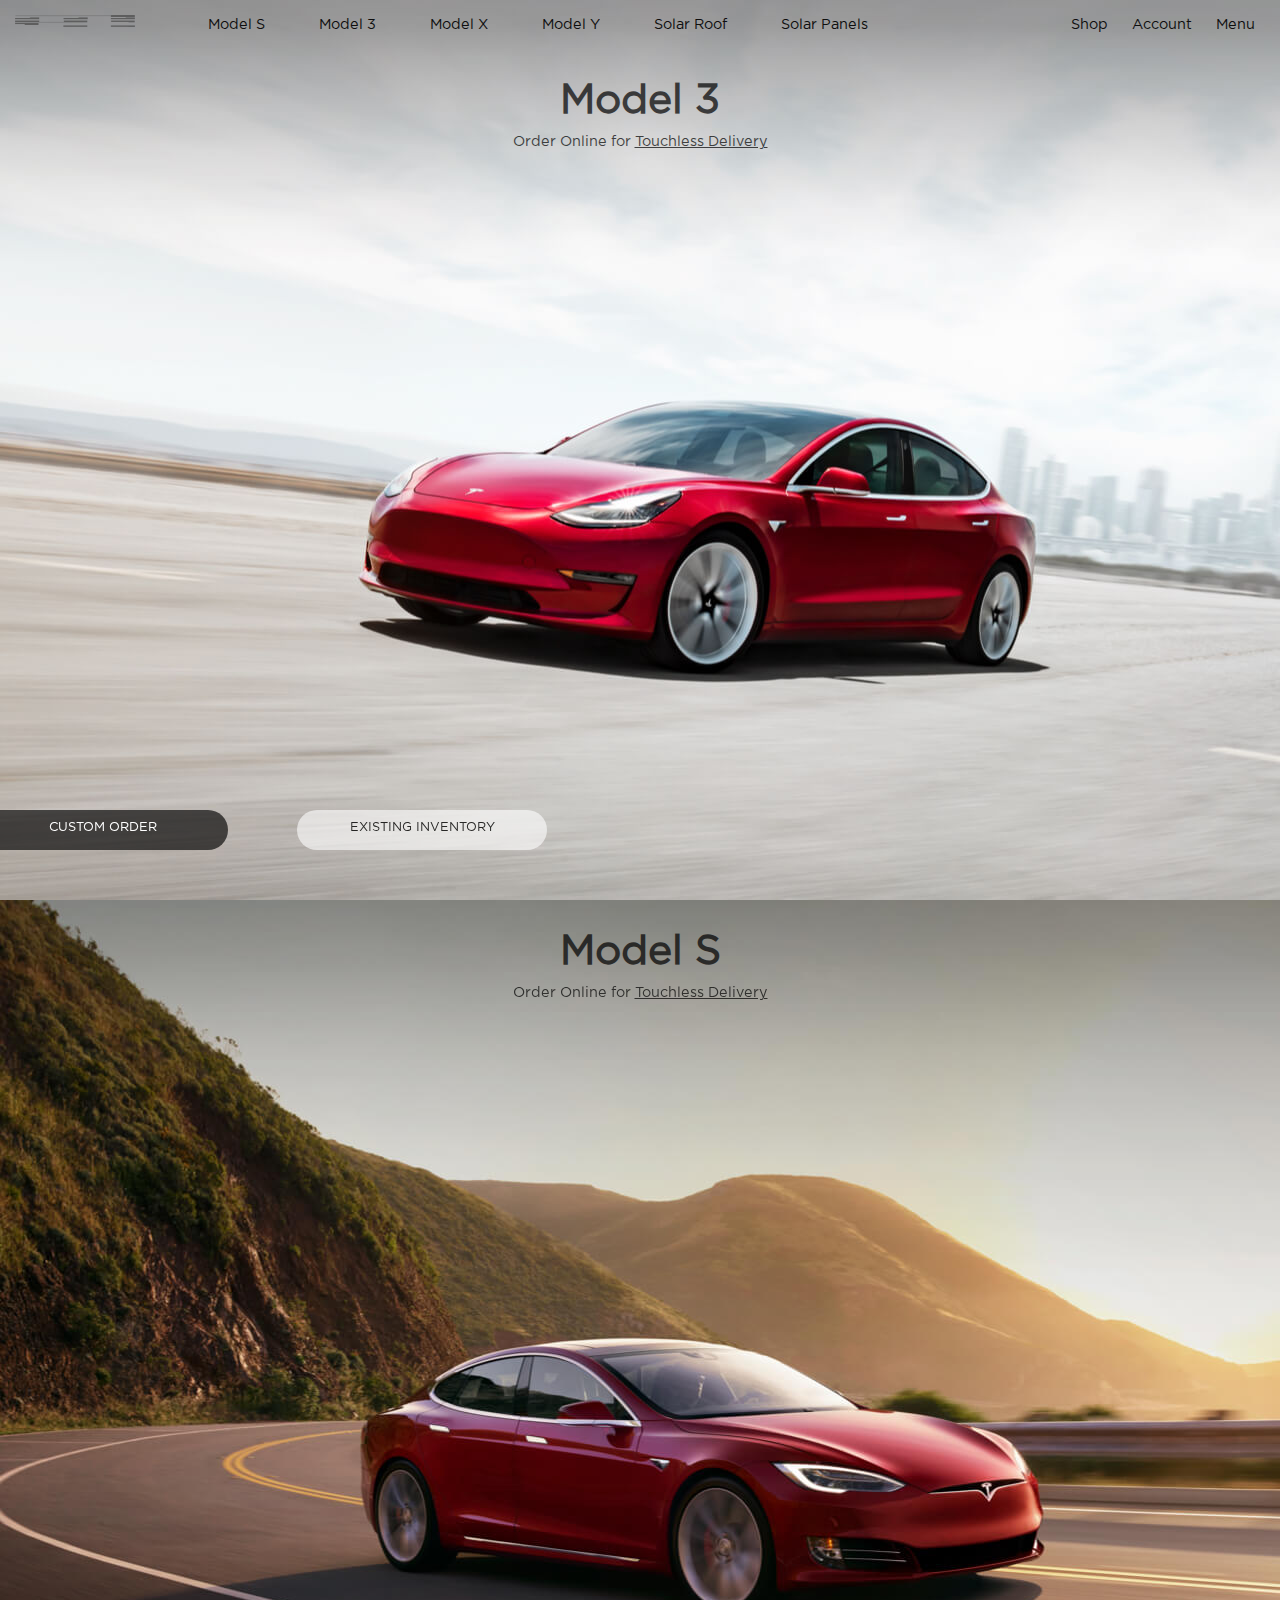
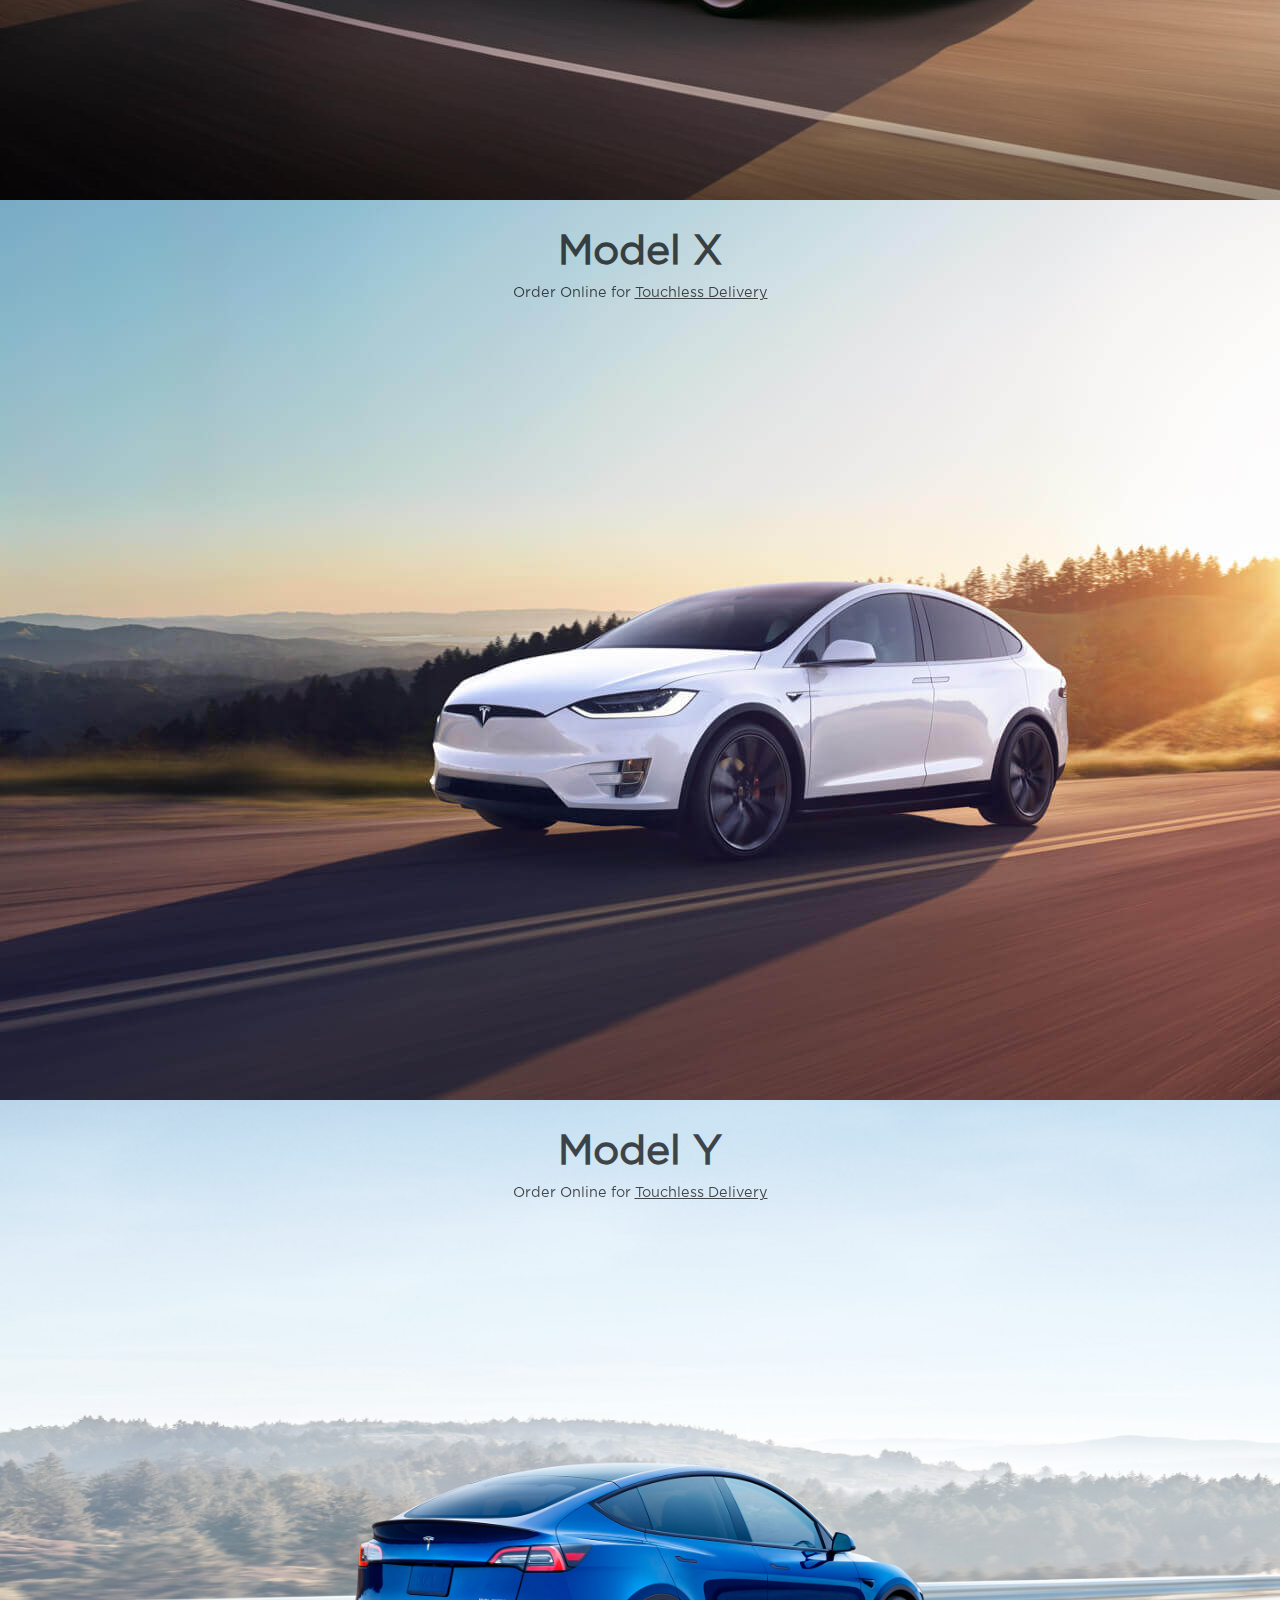
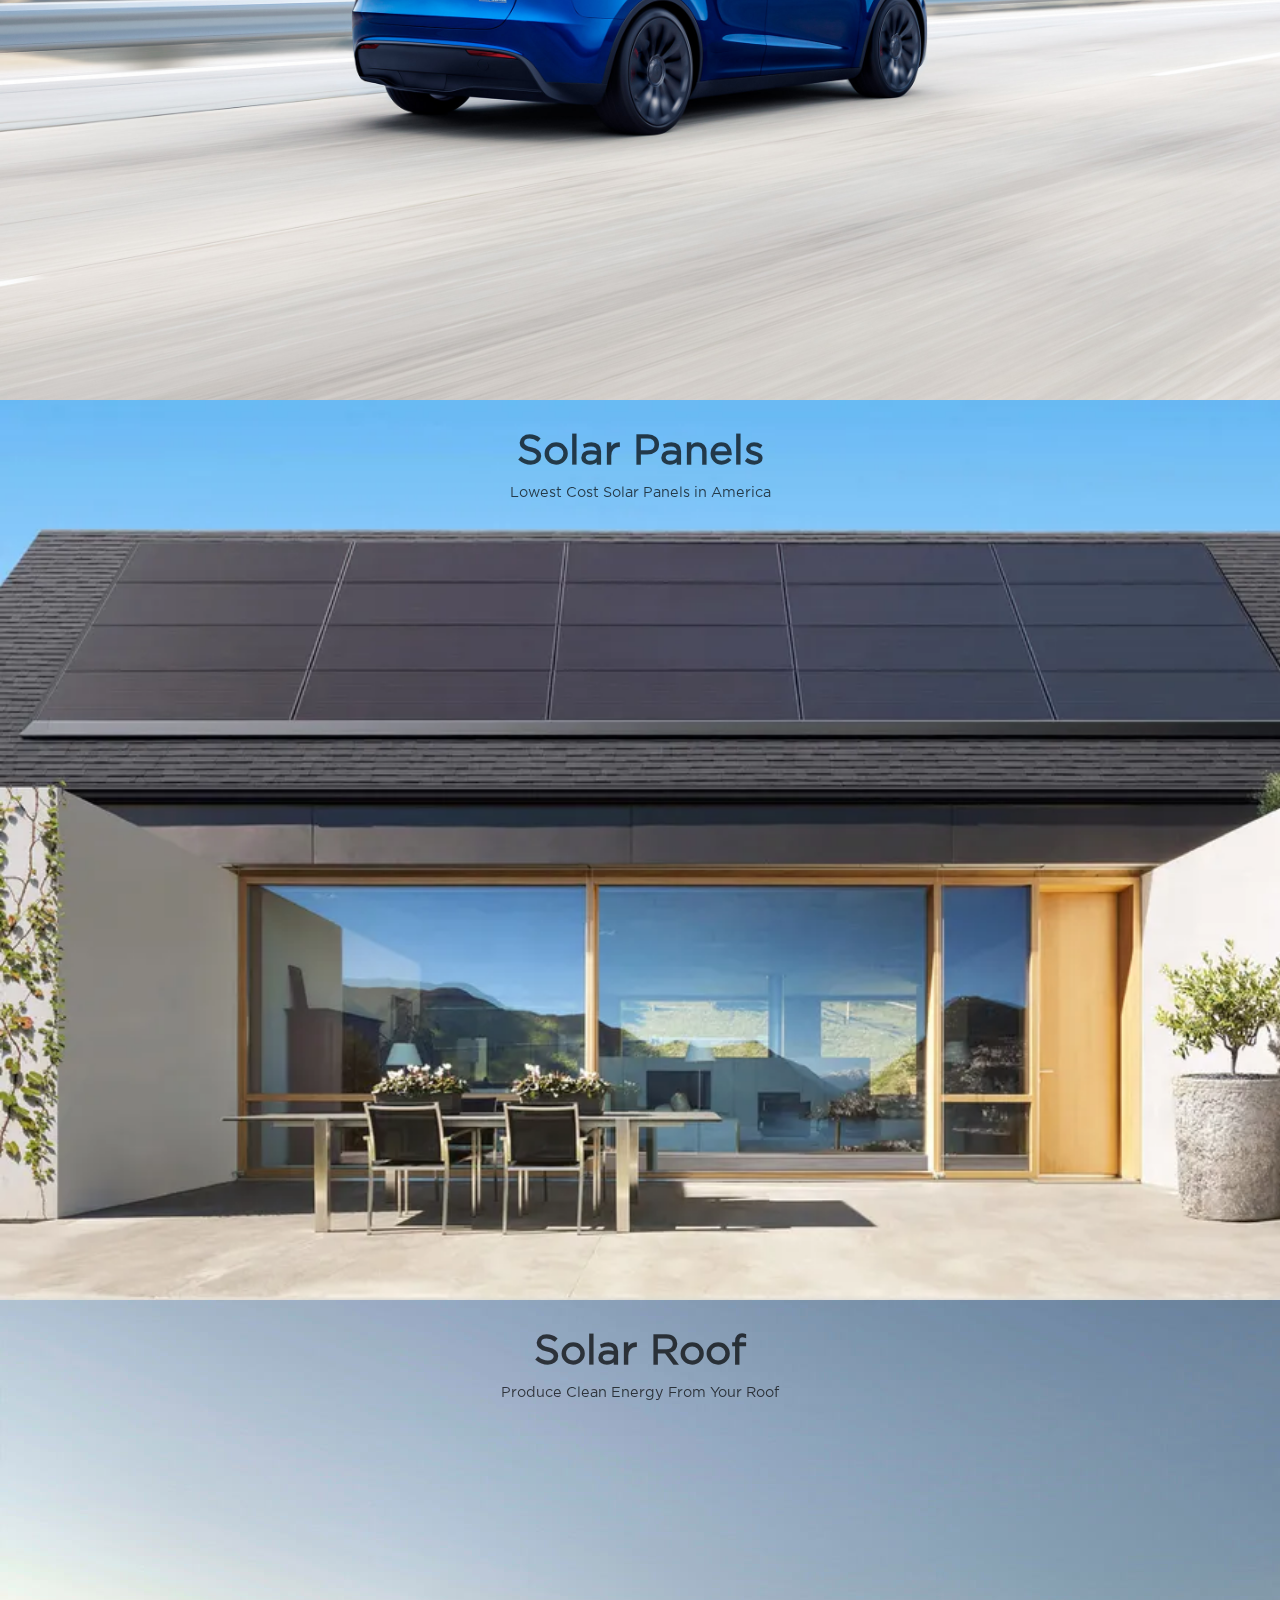
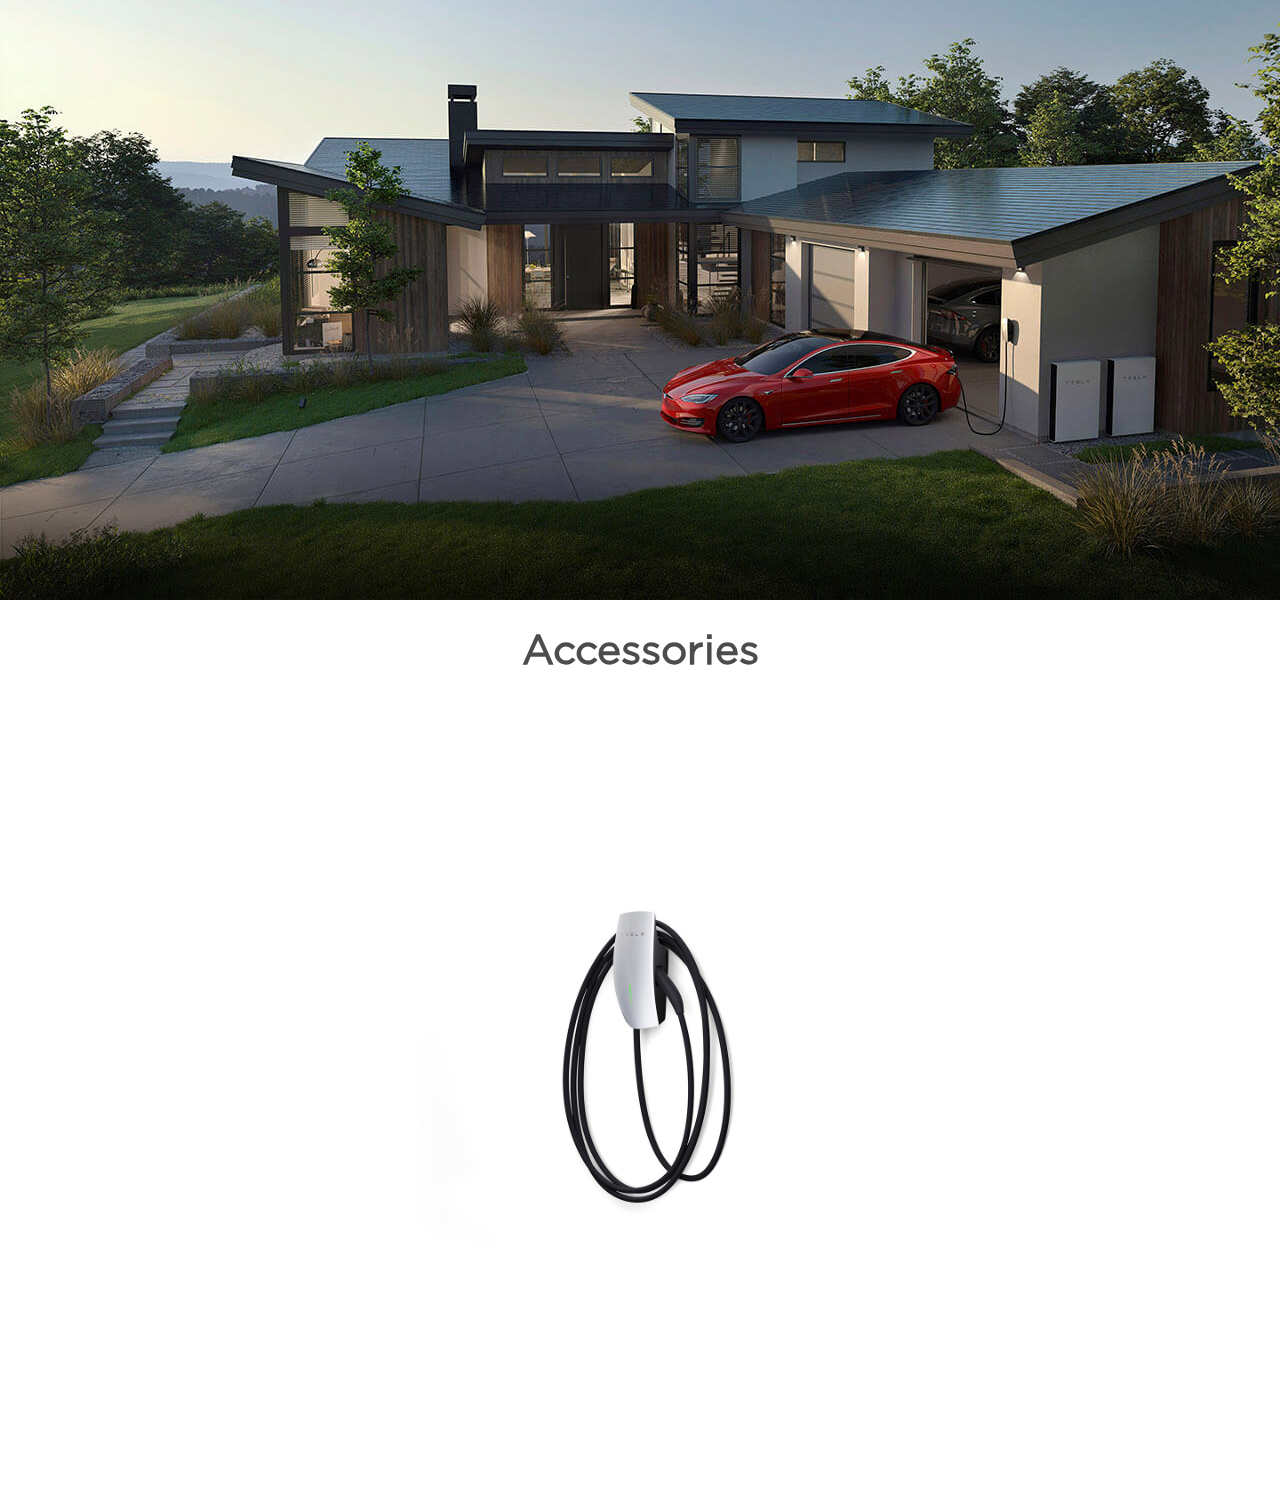
<file: index.html>
<!DOCTYPE html>
<html lang="en">
<head>
    <meta charset="UTF-8">
    <meta http-equiv="X-UA-Compatible" content="IE=edge">
    <meta name="viewport" content="width=device-width, initial-scale=1.0">
    <title>
        Tesla
    </title>
    <link rel="stylesheet" href="style.css" class="css">
</head>
<body>
    <div class="container">
        <div class="mainContainer" >
            <div class="hi">
                <div id="logo">
                    <img src="./Images/logo.png" alt="logo">
                </div>
                <div class="midH">
                    <a> Model S</a>
                    <a>Model 3 </a>
                    <a>Model X</a>
                    <a>Model Y</a>
                    <a>Solar Roof</a>
                    <a>Solar Panels</a>
                </div>
            
                <div class="rightH">
                    <a>Shop</a>
                    <a>Account</a>
                    <a>Menu</a>
                </div>
            </div>
            <div class="bodyContainer">
                <h1>Model 3</h1>
                <p>Order Online for <a>Touchless Delivery</a></p>
            </div>
            <div class="bottomContainer">
                <div class="bcL">
                    <a>CUSTOM ORDER</a>
                </div>
                <div class="bcR">
                    <a>EXISTING INVENTORY</a>
                </div>
            </div>
        </div>
        <div class="mainContainer1">
            <div class="bodyContainer">
                <h1>Model S</h1>
                <p>Order Online for <a>Touchless Delivery</a></p>
            </div>
        </div>
        <div class="mainContainer2">
            <div class="bodyContainer">
                <h1>Model X</h1>
                <p>Order Online for <a>Touchless Delivery</a></p>
            </div>
        </div>
        <div class="mainContainer3">
            <div class="bodyContainer">
                <h1>Model Y</h1>
                <p>Order Online for <a>Touchless Delivery</a></p>
            </div>
        </div>
        <div class="mainContainer4">
            <div class="bodyContainer">
                <h1>Solar Panels</h1>
                <p>Lowest Cost Solar Panels in America</p>
            </div>
        </div>
        <div class="mainContainer5">
            <div class="bodyContainer">
                <h1>Solar Roof</h1>
                <p>Produce Clean Energy From Your Roof</p>
            </div>
        </div>
        <div class="mainContainer6">
            <div class="bodyContainer">
                <h1>Accessories</h1>
            </div>
        </div>
    </div>
</body>
</html>
</file>
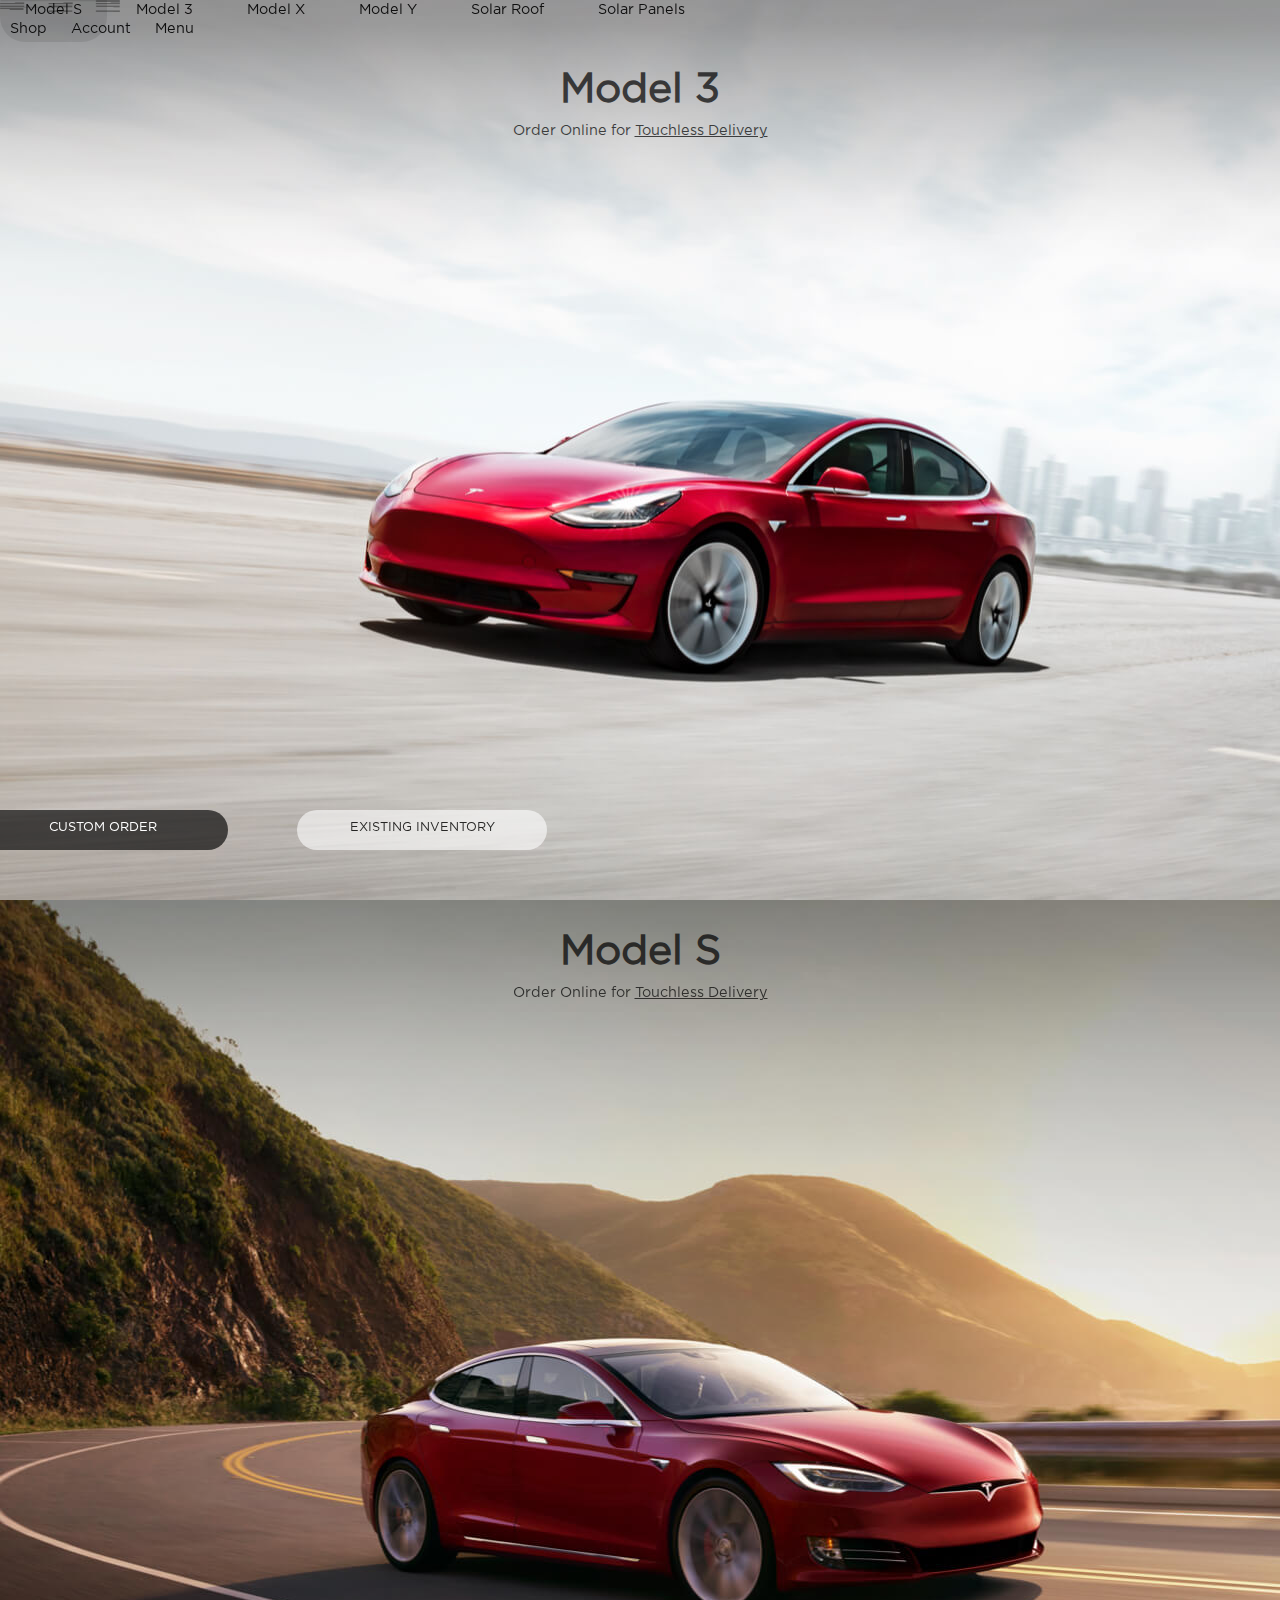
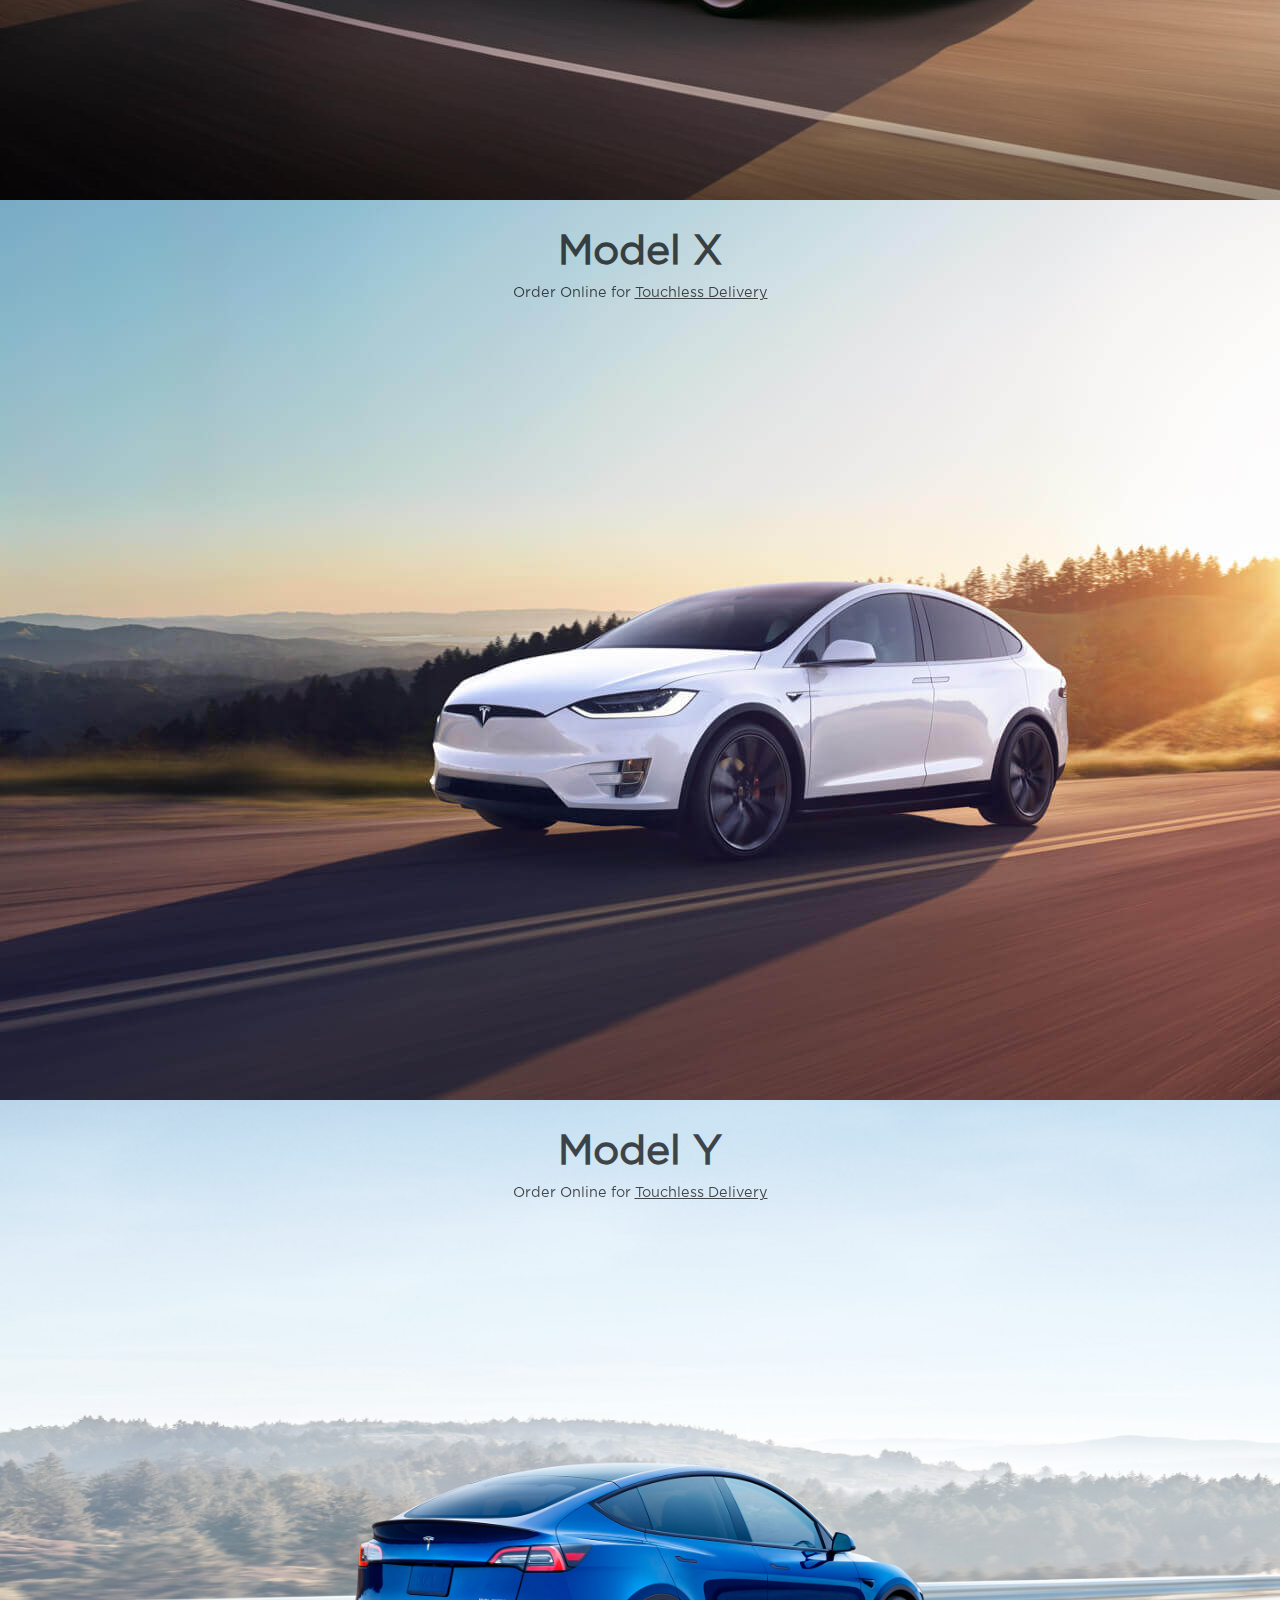
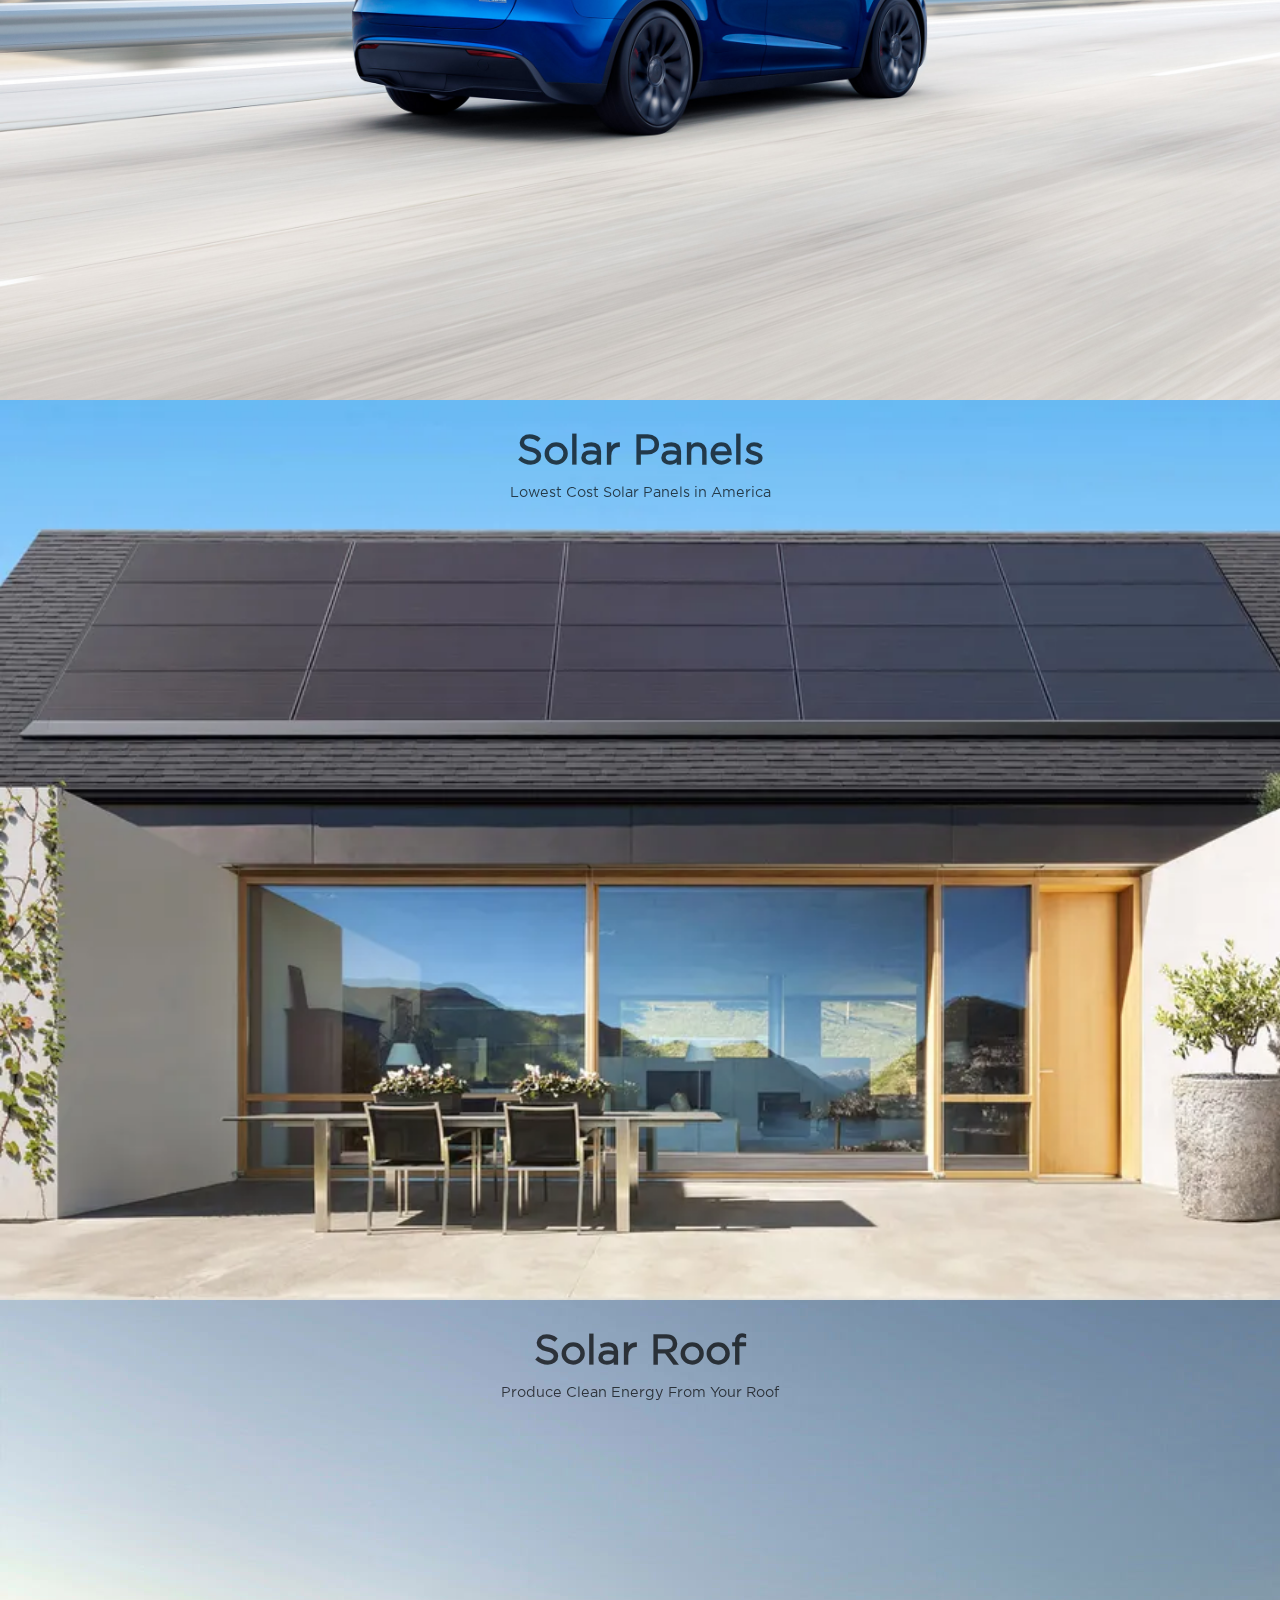
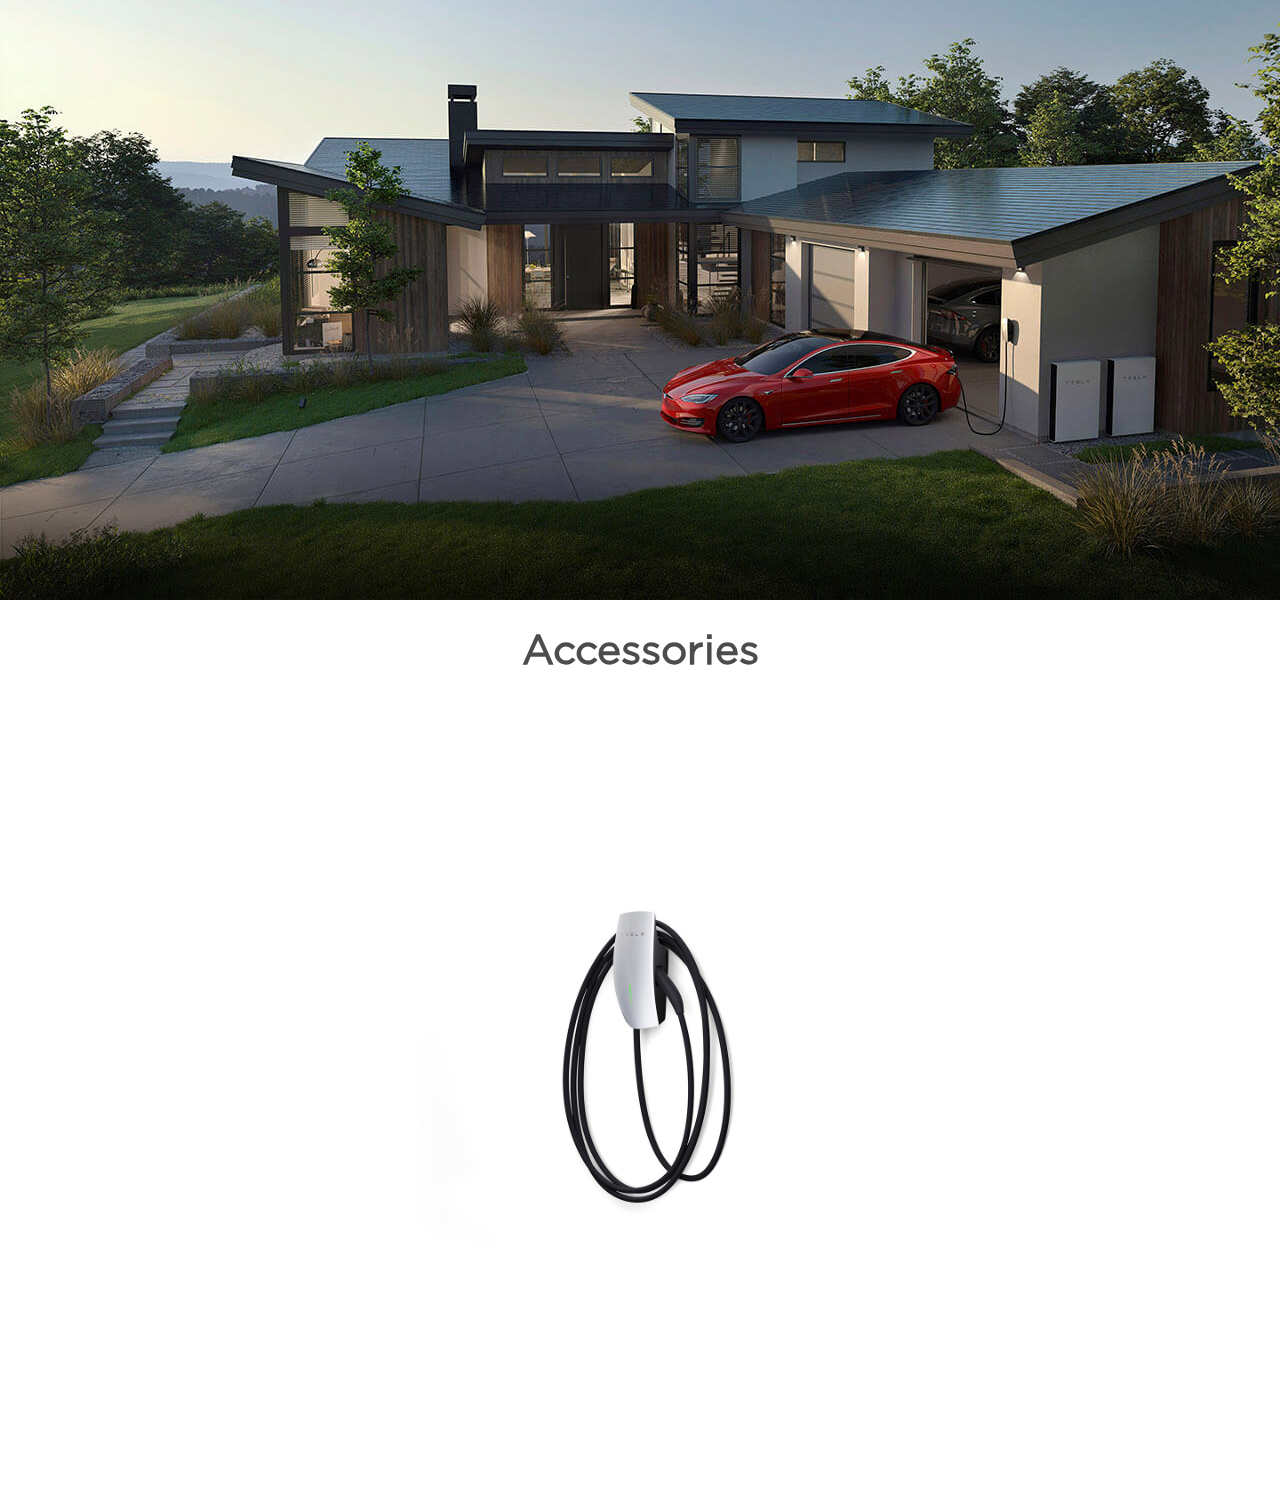
<file: tesla.html>
<!DOCTYPE html>
<html lang="en">
<head>
    <meta charset="UTF-8">
    <meta http-equiv="X-UA-Compatible" content="IE=edge">
    <meta name="viewport" content="width=device-width, initial-scale=1.0">
    <title>
        Tesla
    </title>
    <link rel="stylesheet" href="style.css" class="css">
</head>
<body>
    <div class="container">
        <div class="mainContainer" >
            <div>
                <div id="logo">
                    <img src="./Images/logo.png" alt="logo">
                </div>
                <header>
                    <nav class="midH">
                        <a> Model S</a>
                        <a>Model 3 </a>
                        <a>Model X</a>
                        <a>Model Y</a>
                        <a>Solar Roof</a>
                        <a>Solar Panels</a>
                    </nav>
                    <nav class="rightH">
                        <a>Shop</a>
                        <a>Account</a>
                        <a>Menu</a>
                    </nav>
                </header>
            </div>
            <div class="bodyContainer">
                <h1>Model 3</h1>
                <p>Order Online for <a>Touchless Delivery</a></p>
            </div>
            <div class="bottomContainer">
                <div class="bcL">
                    <a>CUSTOM ORDER</a>
                </div>
                <div class="bcR">
                    <a>EXISTING INVENTORY</a>
                </div>
            </div>
        </div>
        <div class="mainContainer1">
            <div class="bodyContainer">
                <h1>Model S</h1>
                <p>Order Online for <a>Touchless Delivery</a></p>
            </div>
        </div>
        <div class="mainContainer2">
            <div class="bodyContainer">
                <h1>Model X</h1>
                <p>Order Online for <a>Touchless Delivery</a></p>
            </div>
        </div>
        <div class="mainContainer3">
            <div class="bodyContainer">
                <h1>Model Y</h1>
                <p>Order Online for <a>Touchless Delivery</a></p>
            </div>
        </div>
        <div class="mainContainer4">
            <div class="bodyContainer">
                <h1>Solar Panels</h1>
                <p>Lowest Cost Solar Panels in America</p>
            </div>
        </div>
        <div class="mainContainer5">
            <div class="bodyContainer">
                <h1>Solar Roof</h1>
                <p>Produce Clean Energy From Your Roof</p>
            </div>
        </div>
        <div class="mainContainer6">
            <div class="bodyContainer">
                <h1>Accessories</h1>
            </div>
        </div>
    </div>
</body>
</html>
</file>
<file: style.css>
@font-face {
    font-family: gotham-book;
    src: url(./Font/Gotham\ Book.otf);
}
html {
    scroll-behavior: smooth;
    overflow-y: scroll;
    scroll-snap-type: y mandatory;
}
body {
    margin:0;
}
.container{
    width: auto;
    height: auto;
}
   
.container>div {
    scroll-snap-align: start;
}
.mainContainer{
    background: url('./Images/bg1.jpg') no-repeat;
    background-size: cover;
    background-position: 0% 65%;
    /* transform: translateY(-300px); */
    height: 100vh;
    width: auto;
}

#logo img {
    width:120px;
    height:12px;
    /* position: absolute;
    left: 50px;
    top: 20px; */
    position: fixed;
}
.midH {
    /* position:absolute;
    left:370px;
    top: 15px; */
    /* width:47%; */
    /* position: fixed;
    padding-left: 50px; */
}    
.midH a {
    padding: 25px;
    opacity: .9;
    font-family: gotham-book;
    font-size: .9em;
}
.midH a:hover {
    background-color: rgba(0, 0, 0, .1);
    border-radius: 25px;

}
.rightH {
    /* width: 30%; */
    /* position: absolute;
    right:-130px;
    top: 15px; */
    /* position: fixed; */
}

.rightH a {
    padding: 10px;
    opacity: .9;
    font-family: gotham-book;
    font-size: .9em;
    /* position: fixed; */
}
.rightH a:hover {
    background-color: rgba(0, 0, 0, .1);
    border-radius: 25px;
}

.bodyContainer {
    font-family: gotham-book, serif; 
    height: 100%;
    width: auto;
    display: flex;
    flex-direction: column;
    align-items: center;
    /* padding-top: 50px; */
    
}
.bodyContainer h1 {
    font-size: 2.55em;
    opacity: .7;
}
.bodyContainer a {
    text-decoration: underline;
}
.bodyContainer p {
    opacity: .7;
    font-size: .9em;
    margin-top: -20px;
}
.bodyContainer a:hover {
    text-decoration: underline 2.5px;
    opacity: 1;
}
.bottomContainer {
    width: 580px;
    text-align: center;
    display: flex;
    font-family: gotham-book;
    font-size: .8em;
    justify-content: center;
    position: absolute;
    bottom: 50px;
    justify-content: space-evenly;
    right:385px;
    position: fixed;
}
.bcL {
    color: white;
    background: rgba(0, 0, 0, .65);
    width: 250px;
    height: 40px;
    border-radius: 30px;
    position:absolute;
    right: 115%;
    bottom: 10%;
}
.bcL a {
    position:relative;
    top:10px;
}
.bcR {
    background: rgba(255, 255, 255, .75);
    width: 250px;
    height: 40px;
    border-radius: 30px;
    opacity: .8;
    position: absolute;
    right: 60%;
    bottom: 10%;
}
.bcR a {
    position:relative;
    top:10px;
}
.mainContainer1 {
    background-size: 100% 100%;
    background: url('./Images/bg2.jpg') no-repeat;
    background-size: cover;
    background-position: 0% 85%;
    height: 100vh;
    scroll-snap-align: center;
}
.mainContainer2 {
    background-size: 100% 100%;
    background: url('./Images/bg3.jpg') no-repeat;
    background-size: cover;
    background-position: 0% 85%;
    height: 100vh;
    scroll-snap-align: center;
}
.mainContainer3 {
    background-size: 100% 100%;
    background: url('./Images/Desktop-ModelY.jpeg') no-repeat;
    background-size: cover;
    background-position: 0% 55%;
    height: 100vh;
    scroll-snap-align: center;
}
.mainContainer4 {
    background-size: 100% 100%;
    background: url('./Images/panel.webp') no-repeat;
    background-size: cover;
    background-position: 0% 55%;
    height: 100vh;
    width: 100%;
    scroll-snap-align: center;
}
.mainContainer5 {
    background-size: 100% 100%;
    background: url('./Images/slide2.jpg') no-repeat;
    background-size: cover;
    background-position: 0% 85%;
    height: 100vh;
    scroll-snap-align: center;
}
.mainContainer6 {
    background-size: 100% 100%;
    background: url('./Images/Desktop-Accessories.jpeg') no-repeat;
    background-size: cover;
    background-position: 0% 55%;
    height: 100vh;
    scroll-snap-align: center;
} .hi {
    display: flex;
    justify-content: space-between;
    padding: 15px;
    width: auto;
    /* position: fixed; */
}
</file>
